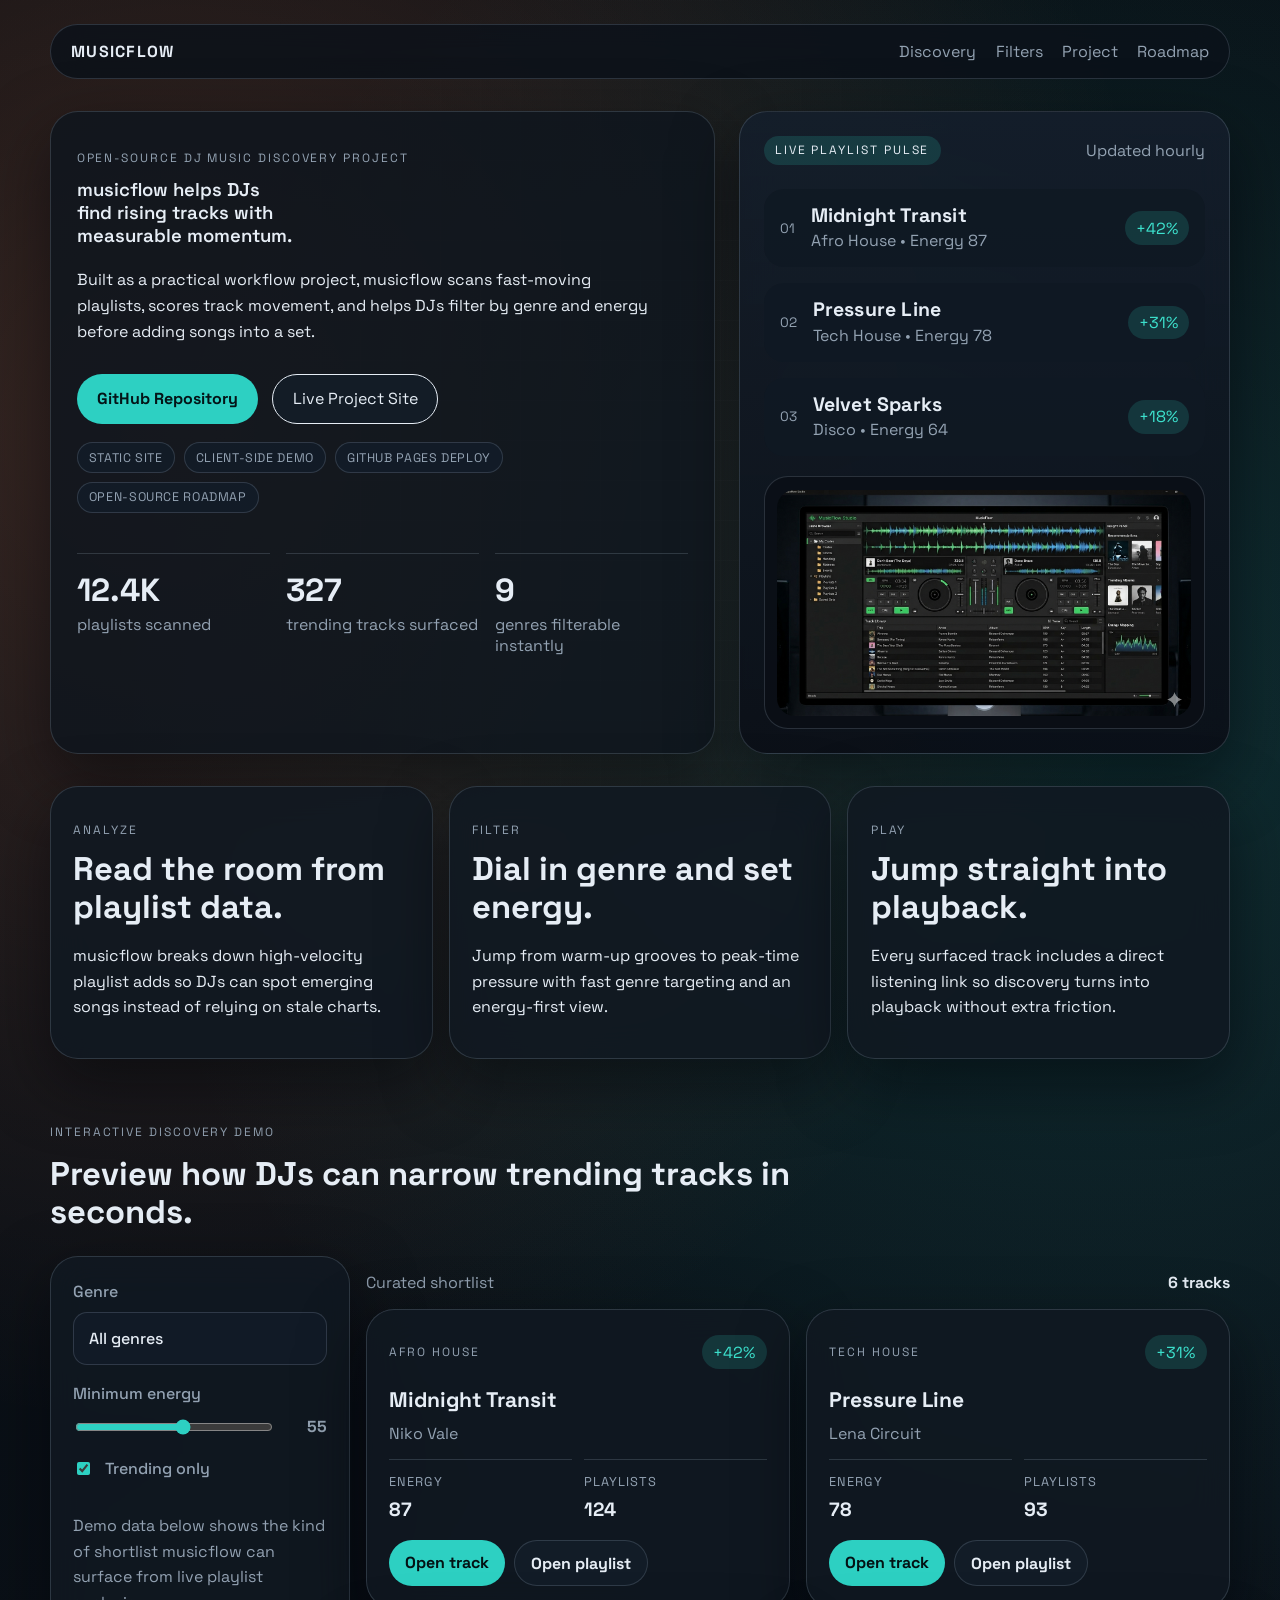
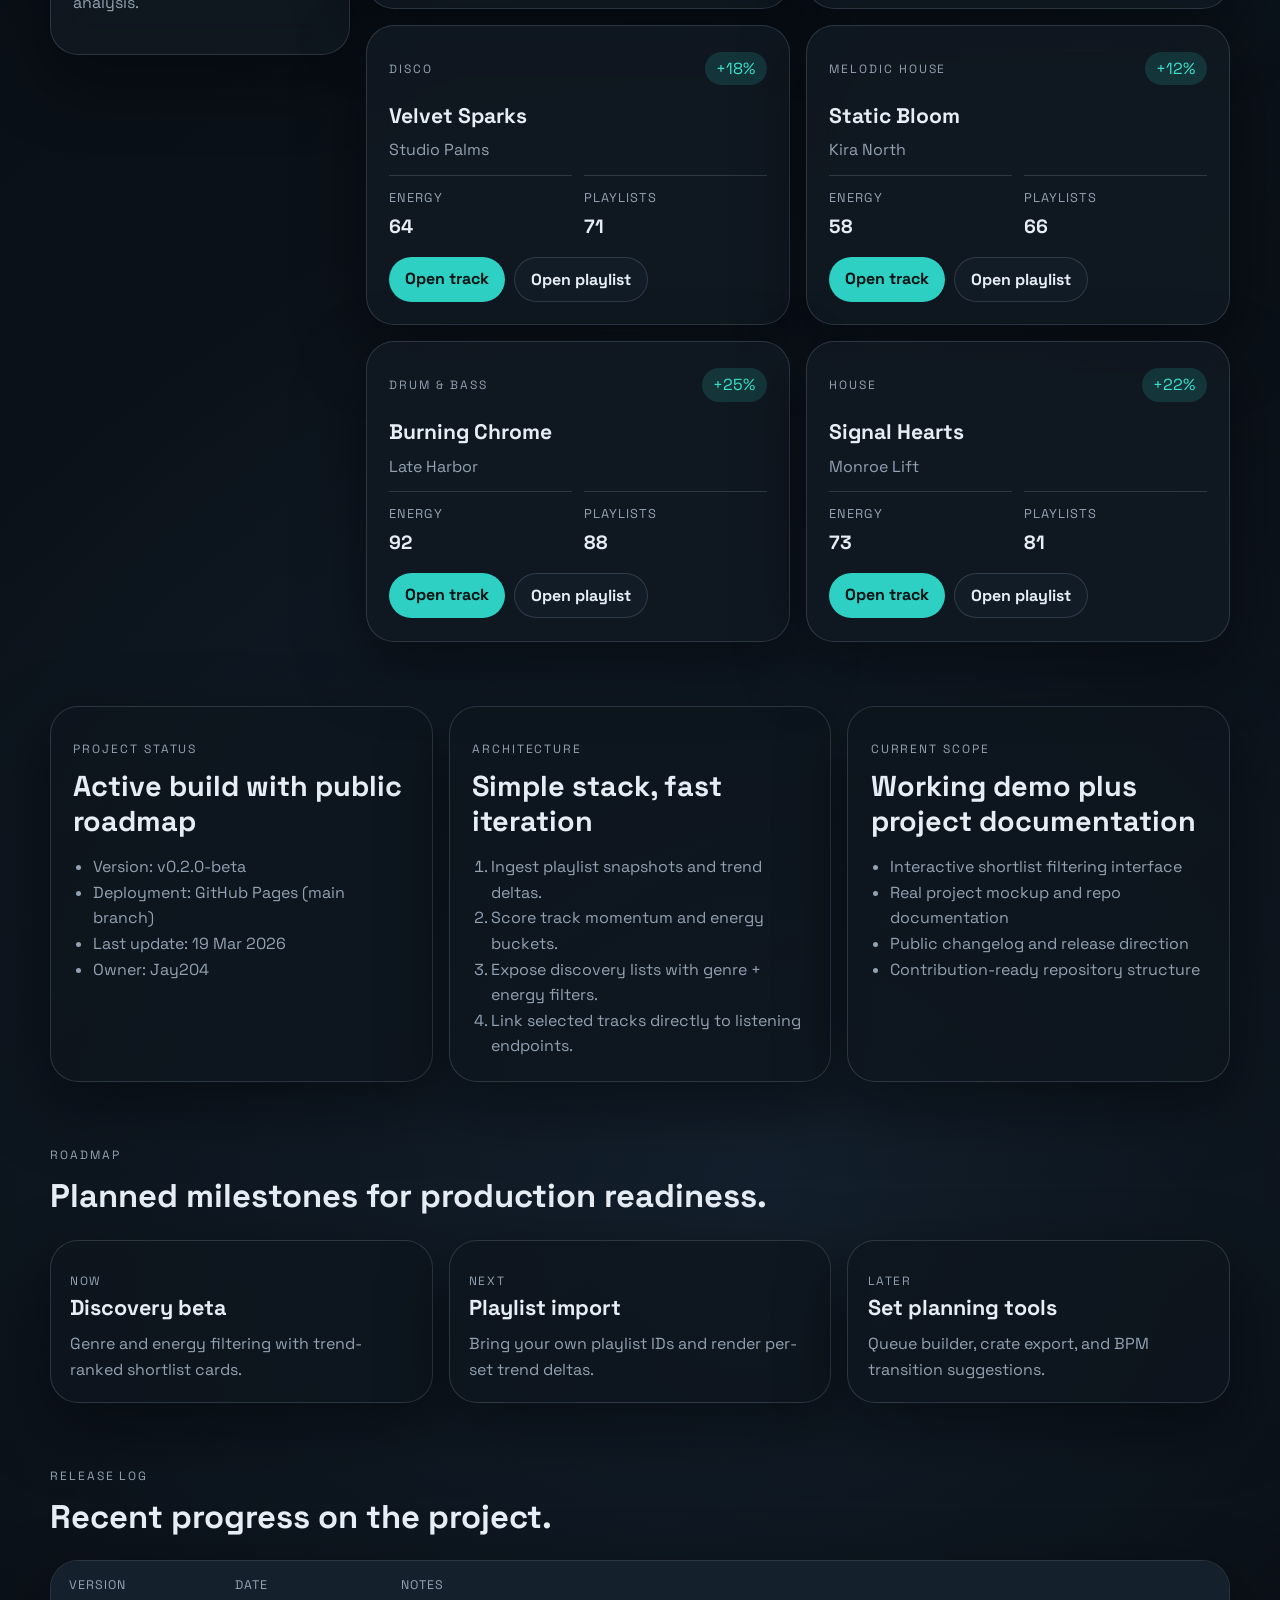
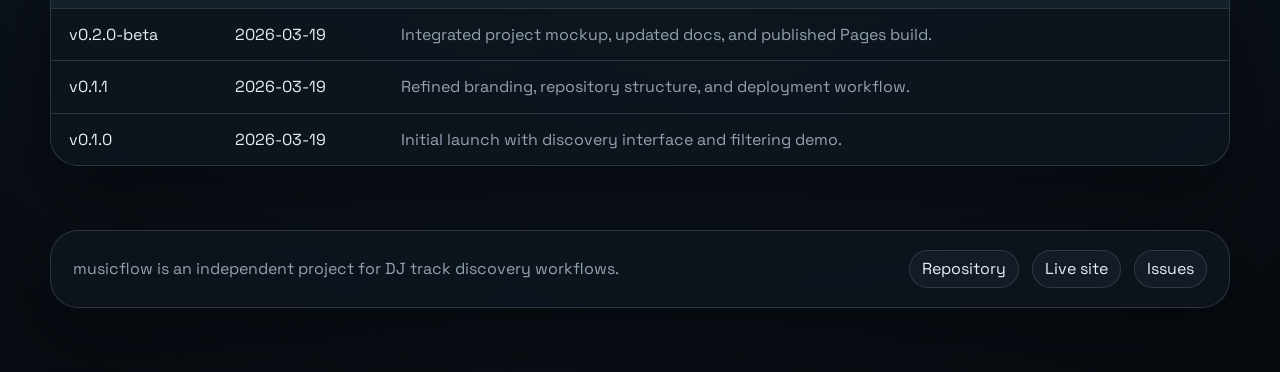
<file: index.html>
<!DOCTYPE html>
<html lang="en">
  <head>
    <meta charset="UTF-8" />
    <meta name="viewport" content="width=device-width, initial-scale=1.0" />
    <title>musicflow | DJ Music Discovery</title>
    <meta
      name="description"
      content="musicflow is a free DJ music discovery app that analyzes playlist momentum to surface trending tracks and helps DJs filter music by genre and energy."
    />
    <link rel="preconnect" href="https://fonts.googleapis.com" />
    <link rel="preconnect" href="https://fonts.gstatic.com" crossorigin />
    <link
      href="https://fonts.googleapis.com/css2?family=Instrument+Serif:ital@0;1&family=Space+Grotesk:wght@400;500;700&display=swap"
      rel="stylesheet"
    />
    <link rel="stylesheet" href="styles.css?v=20260319b" />
  </head>
  <body>
    <div class="page-shell">
      <header class="hero">
        <nav class="topbar">
          <a class="brand" href="#top">musicflow</a>
          <div class="nav-links">
            <a href="#discovery">Discovery</a>
            <a href="#filters">Filters</a>
            <a href="#project">Project</a>
            <a href="#roadmap">Roadmap</a>
          </div>
        </nav>

        <div class="hero-grid">
          <section class="hero-copy" id="top">
            <p class="eyebrow">Open-source DJ music discovery project</p>
            <h1>musicflow helps DJs find rising tracks with measurable momentum.</h1>
            <p class="hero-text">
              Built as a practical workflow project, musicflow scans fast-moving playlists,
              scores track movement, and helps DJs filter by genre and energy before adding songs
              into a set.
            </p>
            <div class="hero-actions" id="launch">
              <a class="button button-primary" href="https://github.com/Jay204/musicflow" target="_blank" rel="noreferrer">GitHub Repository</a>
              <a class="button button-secondary" href="https://jay204.github.io/musicflow/" target="_blank" rel="noreferrer">Live Project Site</a>
            </div>
            <ul class="project-tags" aria-label="Project stack and status tags">
              <li>Static site</li>
              <li>Client-side demo</li>
              <li>GitHub Pages deploy</li>
              <li>Open-source roadmap</li>
            </ul>
            <dl class="stats" aria-label="musicflow stats">
              <div>
                <dt>12.4K</dt>
                <dd>playlists scanned</dd>
              </div>
              <div>
                <dt>327</dt>
                <dd>trending tracks surfaced</dd>
              </div>
              <div>
                <dt>9</dt>
                <dd>genres filterable instantly</dd>
              </div>
            </dl>
          </section>

          <aside class="hero-panel" aria-label="musicflow preview panel">
            <div class="panel-head">
              <span class="panel-pill">Live playlist pulse</span>
              <span class="panel-caption">Updated hourly</span>
            </div>
            <div class="pulse-list">
              <article>
                <span class="pulse-rank">01</span>
                <div>
                  <h2>Midnight Transit</h2>
                  <p>Afro House • Energy 87</p>
                </div>
                <span class="trend up">+42%</span>
              </article>
              <article>
                <span class="pulse-rank">02</span>
                <div>
                  <h2>Pressure Line</h2>
                  <p>Tech House • Energy 78</p>
                </div>
                <span class="trend up">+31%</span>
              </article>
              <article>
                <span class="pulse-rank">03</span>
                <div>
                  <h2>Velvet Sparks</h2>
                  <p>Disco • Energy 64</p>
                </div>
                <span class="trend up">+18%</span>
              </article>
            </div>
            <figure class="mockup-frame">
              <img
                class="mockup-image"
                src="assets/musicflow-mockup.png"
                alt="musicflow application mockup"
              />
            </figure>
          </aside>
        </div>
      </header>

      <main>
        <section class="feature-band" id="discovery">
          <article>
            <p class="feature-kicker">Analyze</p>
            <h2>Read the room from playlist data.</h2>
            <p>
              musicflow breaks down high-velocity playlist adds so DJs can spot emerging songs
              instead of relying on stale charts.
            </p>
          </article>
          <article>
            <p class="feature-kicker">Filter</p>
            <h2>Dial in genre and set energy.</h2>
            <p>
              Jump from warm-up grooves to peak-time pressure with fast genre targeting and an
              energy-first view.
            </p>
          </article>
          <article>
            <p class="feature-kicker">Play</p>
            <h2>Jump straight into playback.</h2>
            <p>
              Every surfaced track includes a direct listening link so discovery turns into
              playback without extra friction.
            </p>
          </article>
        </section>

        <section class="discovery-lab" id="filters">
          <div class="section-heading">
            <p class="eyebrow">Interactive discovery demo</p>
            <h2>Preview how DJs can narrow trending tracks in seconds.</h2>
          </div>

          <div class="filter-layout">
            <form class="control-panel" id="filterForm">
              <label>
                Genre
                <select id="genreFilter" name="genre">
                  <option value="all">All genres</option>
                </select>
              </label>

              <label>
                Minimum energy
                <div class="range-row">
                  <input id="energyFilter" name="energy" type="range" min="0" max="100" value="55" />
                  <output id="energyValue" for="energyFilter">55</output>
                </div>
              </label>

              <label class="toggle-row">
                <input id="trendingOnly" name="trendingOnly" type="checkbox" checked />
                Trending only
              </label>

              <p class="panel-note">
                Demo data below shows the kind of shortlist musicflow can surface from live
                playlist analysis.
              </p>
            </form>

            <div>
              <div class="results-meta">
                <p>Curated shortlist</p>
                <strong id="resultsCount">0 tracks</strong>
              </div>
              <div class="track-grid" id="trackGrid" aria-live="polite"></div>
            </div>
          </div>
        </section>

        <section class="project-board" id="project">
          <article class="project-card">
            <p class="feature-kicker">Project status</p>
            <h2>Active build with public roadmap</h2>
            <ul>
              <li>Version: v0.2.0-beta</li>
              <li>Deployment: GitHub Pages (main branch)</li>
              <li>Last update: 19 Mar 2026</li>
              <li>Owner: Jay204</li>
            </ul>
          </article>

          <article class="project-card">
            <p class="feature-kicker">Architecture</p>
            <h2>Simple stack, fast iteration</h2>
            <ol>
              <li>Ingest playlist snapshots and trend deltas.</li>
              <li>Score track momentum and energy buckets.</li>
              <li>Expose discovery lists with genre + energy filters.</li>
              <li>Link selected tracks directly to listening endpoints.</li>
            </ol>
          </article>

          <article class="project-card">
            <p class="feature-kicker">Current scope</p>
            <h2>Working demo plus project documentation</h2>
            <ul>
              <li>Interactive shortlist filtering interface</li>
              <li>Real project mockup and repo documentation</li>
              <li>Public changelog and release direction</li>
              <li>Contribution-ready repository structure</li>
            </ul>
          </article>
        </section>

        <section class="roadmap" id="roadmap">
          <div class="section-heading">
            <p class="eyebrow">Roadmap</p>
            <h2>Planned milestones for production readiness.</h2>
          </div>
          <div class="milestone-grid">
            <article>
              <p class="milestone-state">Now</p>
              <h3>Discovery beta</h3>
              <p>Genre and energy filtering with trend-ranked shortlist cards.</p>
            </article>
            <article>
              <p class="milestone-state">Next</p>
              <h3>Playlist import</h3>
              <p>Bring your own playlist IDs and render per-set trend deltas.</p>
            </article>
            <article>
              <p class="milestone-state">Later</p>
              <h3>Set planning tools</h3>
              <p>Queue builder, crate export, and BPM transition suggestions.</p>
            </article>
          </div>
        </section>

        <section class="release-log" id="releases">
          <div class="section-heading">
            <p class="eyebrow">Release log</p>
            <h2>Recent progress on the project.</h2>
          </div>
          <div class="log-table" role="table" aria-label="Release log">
            <div class="log-row log-head" role="row">
              <span role="columnheader">Version</span>
              <span role="columnheader">Date</span>
              <span role="columnheader">Notes</span>
            </div>
            <div class="log-row" role="row">
              <span role="cell">v0.2.0-beta</span>
              <span role="cell">2026-03-19</span>
              <span role="cell">Integrated project mockup, updated docs, and published Pages build.</span>
            </div>
            <div class="log-row" role="row">
              <span role="cell">v0.1.1</span>
              <span role="cell">2026-03-19</span>
              <span role="cell">Refined branding, repository structure, and deployment workflow.</span>
            </div>
            <div class="log-row" role="row">
              <span role="cell">v0.1.0</span>
              <span role="cell">2026-03-19</span>
              <span role="cell">Initial launch with discovery interface and filtering demo.</span>
            </div>
          </div>
        </section>
      </main>

      <footer class="site-footer">
        <p>musicflow is an independent project for DJ track discovery workflows.</p>
        <div>
          <a href="https://github.com/Jay204/musicflow" target="_blank" rel="noreferrer">Repository</a>
          <a href="https://jay204.github.io/musicflow/" target="_blank" rel="noreferrer">Live site</a>
          <a href="https://github.com/Jay204/musicflow/issues" target="_blank" rel="noreferrer">Issues</a>
        </div>
      </footer>
    </div>

    <template id="trackCardTemplate">
      <article class="track-card">
        <div class="card-top">
          <p class="track-genre"></p>
          <span class="track-trend"></span>
        </div>
        <h3 class="track-title"></h3>
        <p class="track-artist"></p>
        <dl class="track-meta">
          <div>
            <dt>Energy</dt>
            <dd class="track-energy"></dd>
          </div>
          <div>
            <dt>Playlists</dt>
            <dd class="track-playlists"></dd>
          </div>
        </dl>
        <div class="card-links">
          <a class="card-link" target="_blank" rel="noreferrer">Open track</a>
          <a class="card-link card-link-secondary" target="_blank" rel="noreferrer">Open playlist</a>
        </div>
      </article>
    </template>

    <script src="script.js"></script>
  </body>
</html>
</file>
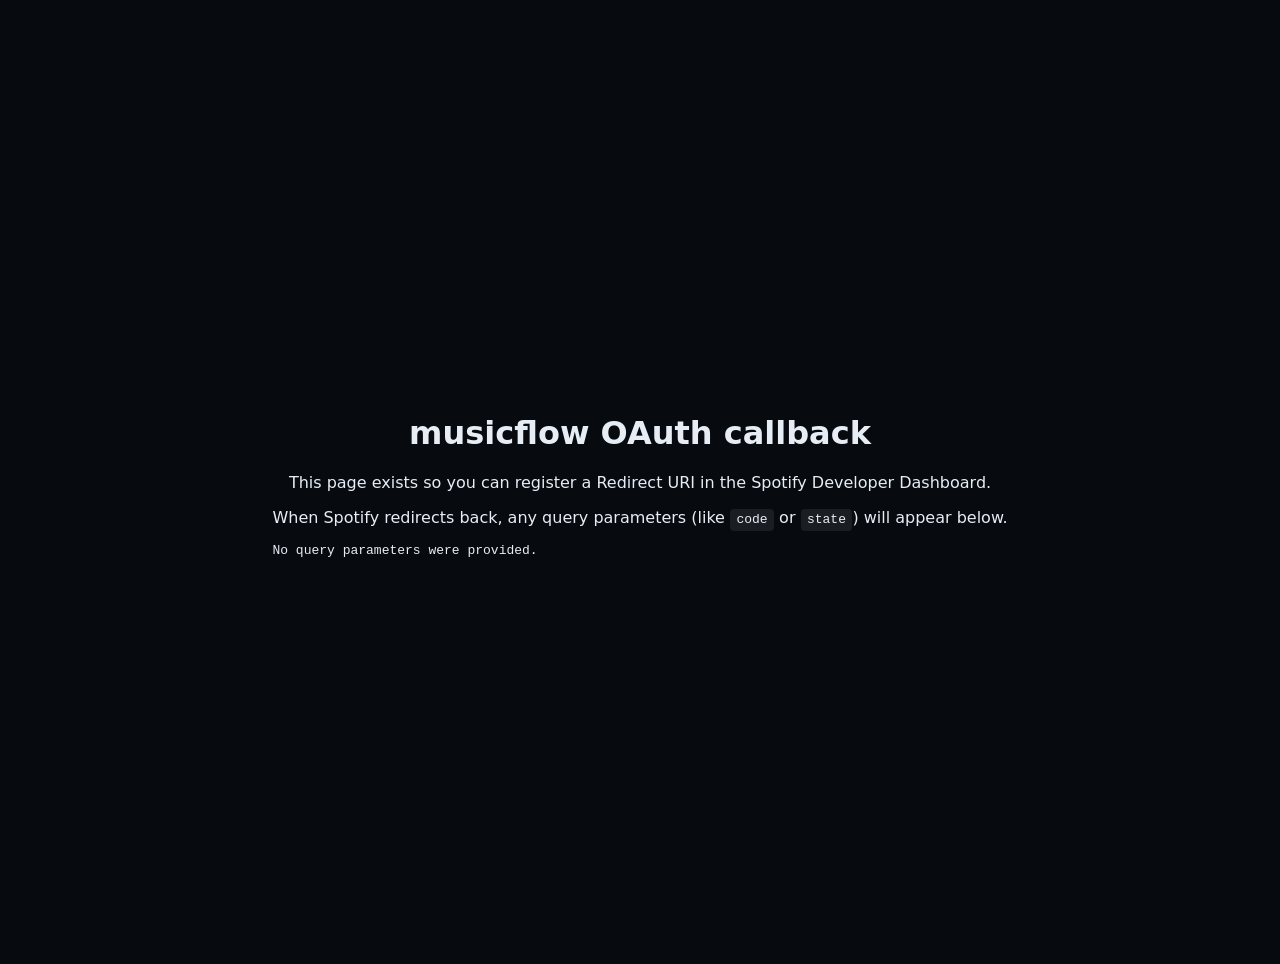
<file: callback.html>
<!DOCTYPE html>
<html lang="en">
  <head>
    <meta charset="UTF-8" />
    <meta name="viewport" content="width=device-width, initial-scale=1.0" />
    <title>musicflow OAuth callback</title>
    <style>
      body {
        font-family: system-ui, -apple-system, BlinkMacSystemFont, "Segoe UI", sans-serif;
        min-height: 100vh;
        margin: 0;
        display: grid;
        place-items: center;
        background: #070b10;
        color: #e6edf5;
        text-align: center;
        padding: 2rem;
      }
      code {
        background: rgba(255, 255, 255, 0.08);
        padding: 0.2rem 0.4rem;
        border-radius: 4px;
      }
    </style>
  </head>
  <body>
    <div>
      <h1>musicflow OAuth callback</h1>
      <p>
        This page exists so you can register a Redirect URI in the Spotify Developer Dashboard.
      </p>
      <p>
        When Spotify redirects back, any query parameters (like <code>code</code> or
        <code>state</code>) will appear below.
      </p>
      <pre id="params" style="text-align:left; white-space: pre-wrap;"></pre>
    </div>
    <script>
      const params = new URLSearchParams(window.location.search);
      const output = document.getElementById("params");
      if (!params.toString()) {
        output.textContent = "No query parameters were provided.";
      } else {
        output.textContent = [...params.entries()]
          .map(([k, v]) => `${k}: ${v}`)
          .join("\n");
      }
    </script>
  </body>
</html>
</file>
<file: styles.css>
:root {
  --bg: #070b10;
  --bg-strong: #0b121a;
  --surface: rgba(17, 24, 34, 0.88);
  --surface-strong: #121a24;
  --ink: #e6edf5;
  --muted: #93a2b2;
  --accent: #2dd0c2;
  --accent-2: #ff9466;
  --accent-3: #6eb9ff;
  --border: rgba(167, 186, 205, 0.2);
  --shadow: 0 24px 64px rgba(2, 4, 8, 0.5);
}

* {
  box-sizing: border-box;
}

html {
  scroll-behavior: smooth;
}

body {
  margin: 0;
  min-height: 100vh;
  font-family: "Space Grotesk", sans-serif;
  color: var(--ink);
  background:
    radial-gradient(circle at 14% 12%, rgba(255, 148, 102, 0.2), transparent 30%),
    radial-gradient(circle at 86% 20%, rgba(45, 208, 194, 0.16), transparent 32%),
    radial-gradient(circle at 60% 78%, rgba(110, 185, 255, 0.1), transparent 36%),
    linear-gradient(145deg, #070b10 0%, var(--bg-strong) 54%, #05080c 100%);
}

body::before {
  content: "";
  position: fixed;
  inset: 0;
  pointer-events: none;
  background-image: linear-gradient(rgba(224, 236, 248, 0.025) 1px, transparent 1px),
    linear-gradient(90deg, rgba(224, 236, 248, 0.025) 1px, transparent 1px);
  background-size: 40px 40px;
  mask-image: radial-gradient(circle at center, black, transparent 78%);
}

.page-shell {
  position: relative;
  width: min(1180px, calc(100% - 2rem));
  margin: 0 auto;
  padding: 1rem 0 4rem;
}

.topbar,
.hero-panel,
.feature-band article,
.control-panel,
.track-card {
  backdrop-filter: blur(18px);
}

.topbar {
  display: flex;
  align-items: center;
  justify-content: space-between;
  gap: 1rem;
  margin: 0.5rem 0 2rem;
  padding: 1rem 1.25rem;
  border: 1px solid var(--border);
  border-radius: 999px;
  background: rgba(12, 18, 26, 0.82);
}

.brand,
.nav-links a,
.button,
.card-link {
  text-decoration: none;
  color: inherit;
}

.brand {
  font-weight: 700;
  letter-spacing: 0.08em;
  text-transform: uppercase;
}

.nav-links {
  display: flex;
  gap: 1.2rem;
  color: var(--muted);
}

.nav-links a:hover,
.nav-links a:focus-visible {
  color: var(--ink);
}

.hero-grid {
  display: grid;
  grid-template-columns: 1.15fr 0.85fr;
  gap: 1.5rem;
  align-items: stretch;
}

.hero-copy,
.hero-panel,
.feature-band article,
.control-panel,
.track-card {
  border: 1px solid var(--border);
  border-radius: 28px;
  box-shadow: var(--shadow);
}

.hero-copy {
  padding: 1.6rem;
}

.hero-copy,
.project-card,
.milestone-grid article,
.log-table,
.site-footer {
  background: rgba(14, 21, 30, 0.82);
}

.eyebrow,
.feature-kicker,
.panel-pill,
.track-genre {
  text-transform: uppercase;
  letter-spacing: 0.16em;
  font-size: 0.75rem;
}

.eyebrow,
.feature-kicker,
.panel-caption,
.track-genre,
.panel-note,
.track-artist,
.results-meta p,
.toggle-row,
label {
  color: var(--muted);
}

h1,
h2,
h3 {
  margin: 0;
  font-weight: 700;
  line-height: 1.1;
  font-family: "Space Grotesk", sans-serif;
}

h1 {
  max-width: 18ch;
  margin-top: 0.4rem;
  font-size: clamp(1.02rem, 1.45vw, 1.35rem);
  line-height: 1.24;
  font-weight: 600;
}

.hero-text {
  max-width: 36rem;
  font-size: 1rem;
  line-height: 1.65;
  margin: 1.25rem 0 0;
}

.hero-actions {
  display: flex;
  flex-wrap: wrap;
  gap: 0.9rem;
  margin-top: 1.75rem;
}

.project-tags {
  display: flex;
  flex-wrap: wrap;
  gap: 0.55rem;
  list-style: none;
  padding: 0;
  margin: 1.15rem 0 0;
}

.project-tags li {
  padding: 0.4rem 0.7rem;
  border-radius: 999px;
  border: 1px solid var(--border);
  background: rgba(19, 29, 41, 0.86);
  color: var(--muted);
  font-size: 0.78rem;
  letter-spacing: 0.05em;
  text-transform: uppercase;
}

.button {
  display: inline-flex;
  align-items: center;
  justify-content: center;
  min-height: 3rem;
  padding: 0.85rem 1.2rem;
  border-radius: 999px;
  border: 1px solid var(--ink);
  transition: transform 160ms ease, background-color 160ms ease, color 160ms ease;
}

.button:hover,
.button:focus-visible,
.card-link:hover,
.card-link:focus-visible {
  transform: translateY(-2px);
}

.button-primary {
  background: var(--accent);
  border-color: transparent;
  color: #041417;
  font-weight: 700;
}

.button-secondary {
  background: rgba(19, 29, 41, 0.9);
  color: var(--ink);
}

.stats {
  display: grid;
  grid-template-columns: repeat(3, minmax(0, 1fr));
  gap: 1rem;
  max-width: 42rem;
  margin: 2.5rem 0 0;
}

.stats div {
  padding-top: 1rem;
  border-top: 1px solid var(--border);
}

.stats dt {
  font-size: 2rem;
  font-weight: 700;
}

.stats dd {
  margin: 0.25rem 0 0;
  color: var(--muted);
}

.hero-panel {
  display: flex;
  flex-direction: column;
  justify-content: space-between;
  padding: 1.5rem;
  background: linear-gradient(180deg, rgba(20, 30, 43, 0.9), rgba(11, 16, 24, 0.96));
}

.panel-head,
.card-top,
.results-meta,
.range-row,
.toggle-row {
  display: flex;
  align-items: center;
  justify-content: space-between;
  gap: 0.75rem;
}

.panel-pill,
.trend,
.track-trend {
  padding: 0.4rem 0.7rem;
  border-radius: 999px;
  background: rgba(45, 208, 194, 0.16);
}

.pulse-list {
  display: grid;
  gap: 1rem;
  margin-top: 1.5rem;
}

.mockup-frame {
  margin: 1.25rem 0 0;
  padding: 0.8rem;
  border-radius: 24px;
  background: rgba(10, 15, 22, 0.72);
  border: 1px solid rgba(167, 186, 205, 0.2);
}

.mockup-image {
  display: block;
  width: 100%;
  height: auto;
  border-radius: 18px;
}

.pulse-list article {
  display: grid;
  grid-template-columns: auto 1fr auto;
  gap: 1rem;
  align-items: center;
  padding: 1rem;
  border-radius: 20px;
  background: rgba(16, 25, 36, 0.86);
}

.pulse-rank {
  font-size: 0.85rem;
  color: var(--muted);
}

.pulse-list h2 {
  font-size: 1.22rem;
  letter-spacing: 0.01em;
}

.pulse-list p {
  margin: 0.25rem 0 0;
  color: var(--muted);
}

.trend.up,
.track-trend.up {
  color: #3de2ce;
}

.feature-band,
.filter-layout {
  display: grid;
  gap: 1rem;
}

.feature-band {
  grid-template-columns: repeat(3, minmax(0, 1fr));
  margin-top: 2rem;
}

.feature-band article,
.control-panel,
.track-card {
  padding: 1.4rem;
  background: var(--surface);
}

.feature-band h2,
.section-heading h2 {
  font-size: clamp(1.45rem, 2.8vw, 2.05rem);
  margin-top: 0.35rem;
  line-height: 1.18;
}

.feature-band p:last-child,
.section-heading p,
.panel-note,
label,
.track-meta {
  line-height: 1.6;
}

.discovery-lab {
  margin-top: 4rem;
}

.project-board,
.milestone-grid {
  display: grid;
  grid-template-columns: repeat(3, minmax(0, 1fr));
  gap: 1rem;
}

.project-board {
  margin-top: 4rem;
}

.project-card,
.milestone-grid article,
.log-table,
.site-footer {
  border: 1px solid var(--border);
  border-radius: 28px;
  box-shadow: var(--shadow);
}

.project-card {
  padding: 1.4rem;
}

.project-card h2 {
  font-size: clamp(1.35rem, 2.4vw, 1.8rem);
  margin-top: 0.35rem;
  line-height: 1.2;
}

.project-card ul,
.project-card ol {
  margin: 1rem 0 0;
  padding-left: 1.2rem;
  color: var(--muted);
  line-height: 1.6;
}

.roadmap,
.release-log {
  margin-top: 4rem;
}

.milestone-grid article {
  padding: 1.2rem;
}

.milestone-state {
  margin: 0;
  color: var(--muted);
  text-transform: uppercase;
  letter-spacing: 0.13em;
  font-size: 0.75rem;
}

.milestone-grid h3 {
  margin-top: 0.35rem;
  font-size: 1.35rem;
}

.milestone-grid p {
  margin: 0.7rem 0 0;
  color: var(--muted);
  line-height: 1.6;
}

.log-table {
  overflow: hidden;
}

.log-row {
  display: grid;
  grid-template-columns: 150px 150px 1fr;
  gap: 1rem;
  align-items: center;
  padding: 0.95rem 1.1rem;
  border-top: 1px solid var(--border);
}

.log-head {
  border-top: 0;
  background: rgba(22, 33, 47, 0.95);
  color: var(--muted);
  font-size: 0.78rem;
  text-transform: uppercase;
  letter-spacing: 0.08em;
}

.log-row span:last-child {
  color: var(--muted);
}

.site-footer {
  margin-top: 4rem;
  display: flex;
  align-items: center;
  justify-content: space-between;
  gap: 1rem;
  padding: 1.2rem 1.4rem;
}

.site-footer p {
  margin: 0;
  color: var(--muted);
}

.site-footer div {
  display: flex;
  flex-wrap: wrap;
  gap: 0.8rem;
}

.site-footer a {
  text-decoration: none;
  color: var(--ink);
  border: 1px solid var(--border);
  border-radius: 999px;
  padding: 0.45rem 0.75rem;
  background: rgba(19, 29, 41, 0.9);
}

.section-heading {
  max-width: 48rem;
  margin-bottom: 1.5rem;
}

.filter-layout {
  grid-template-columns: 300px 1fr;
  align-items: start;
}

.control-panel {
  position: sticky;
  top: 1rem;
  display: grid;
  gap: 1rem;
}

label {
  display: grid;
  gap: 0.45rem;
  font-weight: 500;
}

select,
input[type="range"] {
  width: 100%;
}

select {
  appearance: none;
  padding: 0.8rem 0.9rem;
  border: 1px solid var(--border);
  border-radius: 14px;
  background: rgba(18, 27, 39, 0.95);
  color: var(--ink);
  font: inherit;
}

input[type="range"] {
  accent-color: var(--accent);
}

input[type="checkbox"] {
  accent-color: var(--accent);
}

output {
  min-width: 2.5rem;
  text-align: right;
  font-weight: 700;
}

.toggle-row {
  justify-content: flex-start;
  font-weight: 500;
}

.track-grid {
  display: grid;
  grid-template-columns: repeat(2, minmax(0, 1fr));
  gap: 1rem;
}

.track-card {
  display: grid;
  gap: 0.9rem;
}

.track-title {
  font-size: 1.32rem;
  line-height: 1.2;
}

.track-artist {
  margin: -0.2rem 0 0;
}

.track-meta {
  display: grid;
  grid-template-columns: repeat(2, minmax(0, 1fr));
  gap: 0.75rem;
  margin: 0;
}

.track-meta div {
  padding-top: 0.75rem;
  border-top: 1px solid var(--border);
}

.track-meta dt {
  font-size: 0.8rem;
  text-transform: uppercase;
  letter-spacing: 0.08em;
  color: var(--muted);
}

.track-meta dd {
  margin: 0.2rem 0 0;
  font-size: 1.2rem;
  font-weight: 700;
}

.card-link {
  display: inline-flex;
  width: fit-content;
  padding: 0.7rem 1rem;
  border-radius: 999px;
  background: var(--accent);
  color: #031214;
  font-weight: 700;
}

.card-links {
  display: flex;
  flex-wrap: wrap;
  gap: 0.55rem;
}

.card-link-secondary {
  background: rgba(19, 29, 41, 0.95);
  color: var(--ink);
  border: 1px solid var(--border);
}

.empty-state {
  display: grid;
  place-items: center;
  min-height: 220px;
  padding: 2rem;
  border: 1px dashed var(--border);
  border-radius: 28px;
  color: var(--muted);
  text-align: center;
  background: rgba(17, 24, 34, 0.86);
}

.hero-copy,
.hero-panel,
.feature-band article,
.control-panel,
.track-card,
.empty-state {
  animation: rise 640ms ease both;
}

.hero-panel {
  animation-delay: 120ms;
}

.feature-band article:nth-child(2) {
  animation-delay: 180ms;
}

.feature-band article:nth-child(3) {
  animation-delay: 260ms;
}

@keyframes rise {
  from {
    opacity: 0;
    transform: translateY(18px);
  }

  to {
    opacity: 1;
    transform: translateY(0);
  }
}

@media (max-width: 920px) {
  .hero-grid,
  .feature-band,
  .project-board,
  .milestone-grid,
  .filter-layout,
  .track-grid {
    grid-template-columns: 1fr;
  }

  .log-row {
    grid-template-columns: 1fr;
    gap: 0.3rem;
  }

  .site-footer {
    flex-direction: column;
    align-items: flex-start;
  }

  .hero-copy {
    padding-right: 0;
  }

  .control-panel {
    position: static;
  }
}

@media (max-width: 640px) {
  .page-shell {
    width: min(100% - 1rem, 1180px);
  }

  .topbar {
    flex-direction: column;
    border-radius: 28px;
  }

  .nav-links,
  .hero-actions,
  .stats {
    width: 100%;
  }

  .nav-links,
  .hero-actions {
    flex-direction: column;
  }

  .stats {
    grid-template-columns: 1fr;
  }

  h1 {
    font-size: clamp(1.9rem, 10vw, 2.5rem);
  }

  .pulse-list article {
    grid-template-columns: 1fr;
  }
}
</file>
